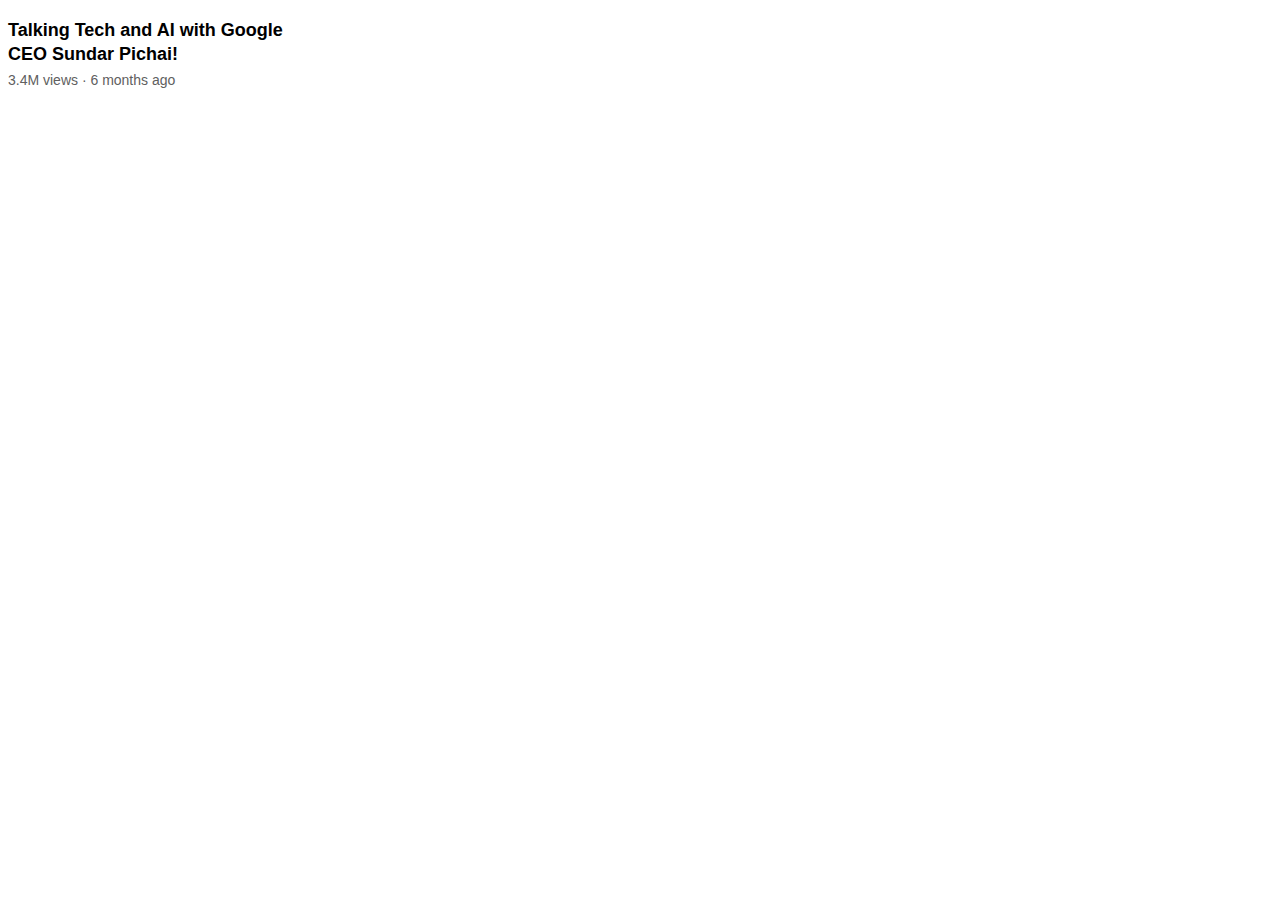
<file: text.html>
<!DOCTYPE html>
<html lang="en">
<head>
    <meta charset="UTF-8">
    <title>text</title>
  <style>
    .video-title{
      font-size: 18px;
      font-family: Arial;
      font-weight: bold;
        width: 300px;
        line-height: 24px;
        margin-bottom: 6px;
    }
    .video-stat{
        font-family: Arial;
        font-size: 14px;
        color: rgb(96,96, 96);
        margin-top:0px;
    }
  </style>
</head>
<body>
<p class="video-title">
Talking Tech and AI with Google CEO Sundar Pichai!
</p>
<p class="video-stat">
    3.4M views &#183; 6 months ago
</p>
</body>
</html>
</file>
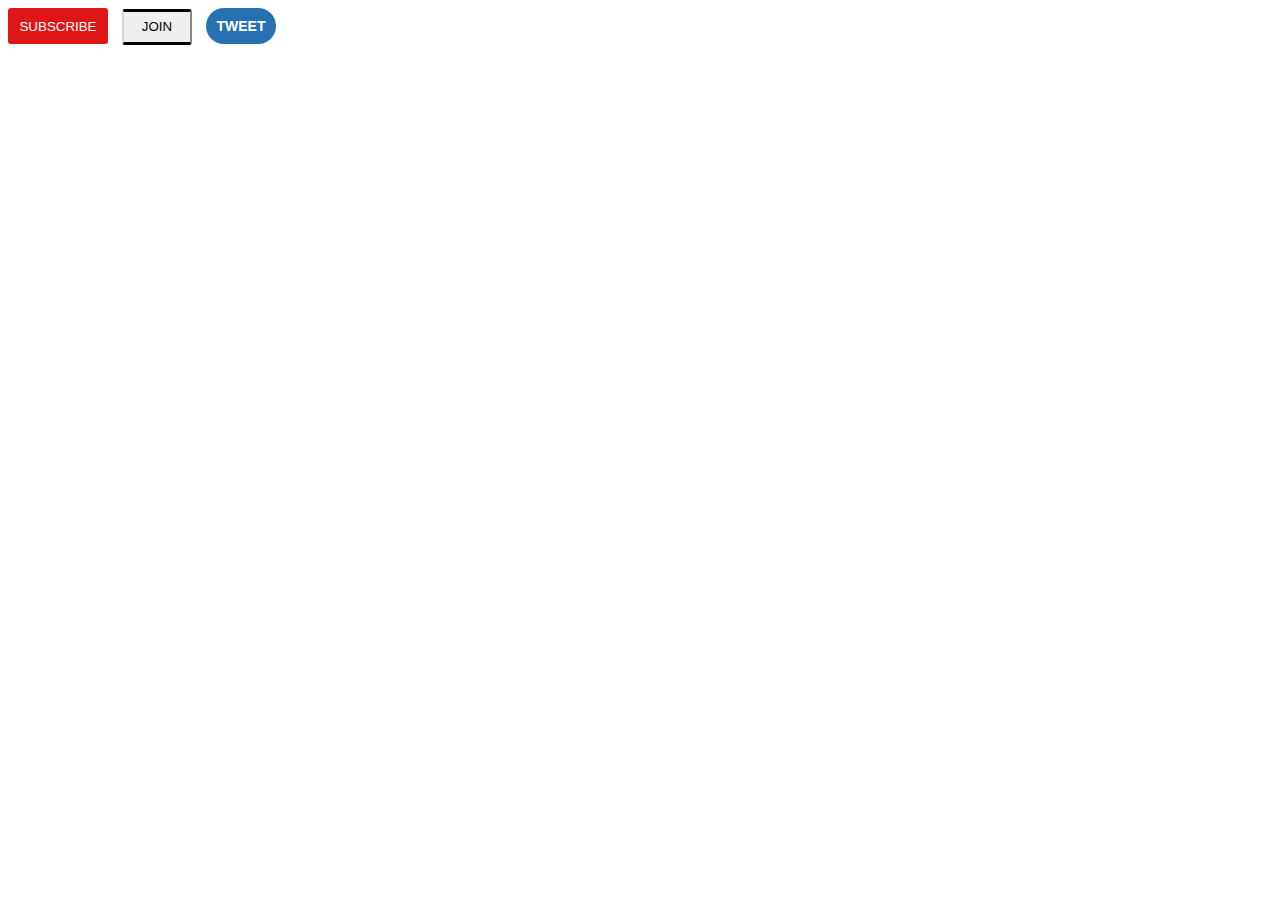
<file: website.html>
<!DOCTYPE html>
<html lang="en">
<head>
    <meta charset="UTF-8">
    <title>websites</title>
    <link rel="stylesheet" href="style.css">
</head>
<body>
<button class="sub-button">SUBSCRIBE</button>
<button class="join-button">JOIN</button>
<button class="tweet-button">TWEET</button>


</body>
</html>
</file>
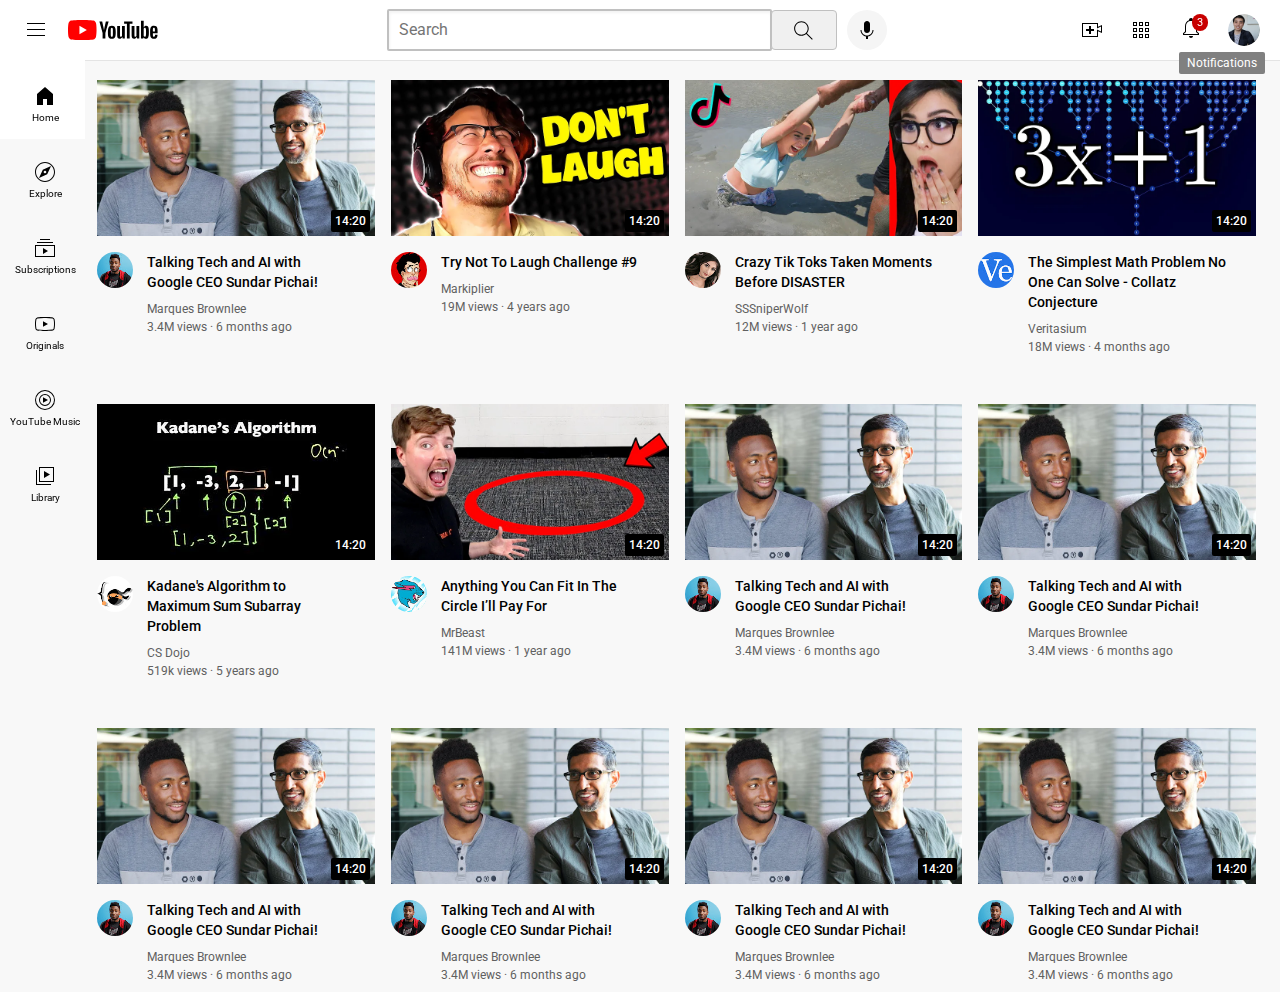
<file: youtu/youtube.html>
<!DOCTYPE html>
<html lang="en">
<head>
    <meta charset="UTF-8">
    <title>YouTube.com clone</title>
    <link rel="preconnect" href="https://fonts.googleapis.com">
<link rel="preconnect" href="https://fonts.gstatic.com" crossorigin>
<link href="https://fonts.googleapis.com/css2?family=Roboto:ital,wght@0,100..900;1,100..900&display=swap" rel="stylesheet">
    <link rel="preconnect" href="https://fonts.googleapis.com">
<link rel="preconnect" href="https://fonts.gstatic.com" crossorigin>
<link href="https://fonts.googleapis.com/css2?family=Roboto:ital,wght@0,100..900;1,100..900&display=swap" rel="stylesheet">
    <link rel="stylesheet" href="style/header.css">
    <link rel="stylesheet" href="style/video.css">
    <link rel="stylesheet" href="style/general.css">
    <link rel="stylesheet" href="style/sidebar.css">
</head>
<body>
<div class="header">
    <div class="left-section">
        <img class="humberger-menu" src="images/icons/hamburger-menu.svg" alt="">
        <img class="youtube-logo" src="images/icons/youtube-logo.svg" alt="">

    </div>
    <div class="middle-section">
         <input class="search-bar" type="text" placeholder="Search">
  <button class="search-button">
        <img class="search-icon" src="images/icons/search.svg" alt="">
      <div class="tooltip">Search</div>
    </button>
    <button class="voice-search-button">
        <img class="voice-search-icon" src="images/icons/voice-search-icon.svg" alt="">
        <div class="tooltip">Search with voice</div>
    </button>
    </div>

    <div class="right-section">
      <div class="upload-container">
          <img class="uploads-icon" src="images/icons/upload.svg" alt="">
        <div class="tooltip">Create</div>
      </div>
        <div class="youtube-app-container">
            <img class="youtube-apps-icon" src="images/icons/youtube-apps.svg" alt="">
        <div class="tooltip">YouTube Apps</div>
        </div>
        <div class="notification-container">
            <div class="notification-icon-container">
             <img class="notifications-icon" src="images/icons/notifications.svg" alt="">
            <div class="tooltip">Notifications</div>
            <div class="notifications-count">3</div>
        </div>
        </div>


        <div class="current-user">
            <img class="current-user" src="images/icons/my-channel.jpeg" alt="no image">
        </div>






    </div>

</div>
<div class="sidebar">
    <div class="sidebar-link">
           <img  src="images/sidebar/home.svg" alt="">
        <div>
            Home
        </div>

    </div>
    <div class="sidebar-link">
        <img  src="images/sidebar/explore.svg" alt="">
         <div>
            Explore
        </div>

    </div>
    <div class="sidebar-link">
        <img src="images/sidebar/subscriptions.svg" alt="">
          <div>
            Subscriptions
        </div>


    </div>
    <div class="sidebar-link">
          <img src="images/sidebar/originals.svg" alt="">
           <div>
            Originals
        </div>

    </div>
    <div class="sidebar-link">
        <img src="images/sidebar/youtube-music.svg" alt="">
           <div>
            YouTube Music
        </div>

    </div>
    <div class="sidebar-link">
          <img src="images/sidebar/library.svg" alt="">
        <div>
           Library
        </div>


    </div>









</div>

<div class="video-grid">
    <div class="video-preview">
    <div class="thumbnail-row">
        <img class="thumbnail" src="images/thumbnail-1.webp" alt="this is an image">
        <div class="video-time"> 14:20</div>


    </div>
    <div class="video-info-grid" >
        <div class="channel-picture">
                <img class="profile-picture"   src="images/channel-pictures/channel-1.jpeg" alt="profile picture">
        </div>
        <div class="video-info">
            <p class="video-title">
                  Talking Tech and AI with Google CEO Sundar Pichai!</p>
<p class="video-author">Marques Brownlee</p>
<p class="video-stat">3.4M views &#183; 6 months ago</p>

        </div>


    </div>


    </div>

<div class="video-preview">
    <div class="thumbnail-row">
   <img class="thumbnail" src="images/thumbnail-2.webp" alt="this is an image">
        <div class="video-time"> 14:20</div>
         </div>



    <div class="video-info-grid">
        <div class="channel-picture">
             <img class="profile-picture"   src="images/channel-pictures/channel-2.jpeg" alt="profile picture">
        </div>
        <div class="video-info">
            <p class="video-title">
                Try Not To Laugh Challenge #9</p>
<p class="video-author">Markiplier</p>
<p class="video-stat">19M views &#183; 4 years ago</p>

        </div>


    </div>


    </div>

<div class="video-preview">
    <div class="thumbnail-row">

        <img class="thumbnail" src="images/thumbnail-3.webp" alt="this is an image">
        <div class="video-time"> 14:20</div>
<p class="video-title">


    </div>
    <div class="video-info-grid" >
        <div class="channel-picture">
                <img class="profile-picture"   src="images/channel-pictures/channel-3.jpeg" alt="profile picture">
        </div>
        <div class="video-info">
            <p class="video-title">

Crazy Tik Toks Taken Moments Before DISASTER



  </p>
<p class="video-author">SSSniperWolf</p>
<p class="video-stat">12M views &#183; 1 year ago</p>

        </div>


    </div>


    </div>

<div class="video-preview">
    <div class="thumbnail-row">
   <img class="thumbnail" src="images/thumbnail-4.webp" alt="this is an image">
        <div class="video-time"> 14:20</div>
         </div>



    <div class="video-info-grid">
        <div class="channel-picture">
             <img class="profile-picture"   src="images/channel-pictures/channel-4.jpeg" alt="profile picture">
        </div>
        <div class="video-info">
            <p class="video-title">
              The Simplest Math Problem No One Can Solve - Collatz Conjecture</p>
<p class="video-author">Veritasium</p>
<p class="video-stat">18M views &#183; 4 months ago</p>

        </div>


    </div>


    </div>

<div class="video-preview">
    <div class="thumbnail-row">
        <img class="thumbnail" src="images/thumbnail-5.webp" alt="this is an image">
        <div class="video-time"> 14:20</div>
<p class="video-title">

    </div>
    <div class="video-info-grid" >
        <div class="channel-picture">
                <img class="profile-picture"   src="images/channel-pictures/channel-5.jpeg" alt="profile picture">
        </div>
        <div class="video-info">
            <p class="video-title">


Kadane's Algorithm to Maximum Sum Subarray Problem



 </p>
<p class="video-author">CS Dojo</p>
<p class="video-stat">519k views &#183; 5 years ago</p>

        </div>


    </div>


    </div>
<div class="video-preview">
    <div class="thumbnail-row">
   <img class="thumbnail" src="images/thumbnail-6.webp" alt="this is an image">
        <div class="video-time"> 14:20</div>
         </div>



    <div class="video-info-grid">
        <div class="channel-picture">
             <img class="profile-picture"   src="images/channel-pictures/channel-6.jpeg" alt="profile picture">
        </div>
        <div class="video-info">
            <p class="video-title">

Anything You Can Fit In The Circle I’ll Pay For



 </p>
<p class="video-author">MrBeast</p>
<p class="video-stat">141M views  &#183; 1 year ago</p>

        </div>


    </div>


    </div>
       <div class="video-preview">
    <div class="thumbnail-row">
        <img class="thumbnail" src="images/thumbnail-1.webp" alt="this is an image">
        <div class="video-time"> 14:20</div>


    </div>
    <div class="video-info-grid" >
        <div class="channel-picture">
                <img class="profile-picture"   src="images/channel-pictures/channel-1.jpeg" alt="profile picture">
        </div>
        <div class="video-info">
            <p class="video-title">
                  Talking Tech and AI with Google CEO Sundar Pichai!</p>
<p class="video-author">Marques Brownlee</p>
<p class="video-stat">3.4M views &#183; 6 months ago</p>

        </div>


    </div>


    </div>
       <div class="video-preview">
    <div class="thumbnail-row">
        <img class="thumbnail" src="images/thumbnail-1.webp" alt="this is an image">
        <div class="video-time"> 14:20</div>


    </div>
    <div class="video-info-grid" >
        <div class="channel-picture">
                <img class="profile-picture"   src="images/channel-pictures/channel-1.jpeg" alt="profile picture">
        </div>
        <div class="video-info">
            <p class="video-title">
                  Talking Tech and AI with Google CEO Sundar Pichai!</p>
<p class="video-author">Marques Brownlee</p>
<p class="video-stat">3.4M views &#183; 6 months ago</p>

        </div>


    </div>


    </div>
       <div class="video-preview">
    <div class="thumbnail-row">
        <img class="thumbnail" src="images/thumbnail-1.webp" alt="this is an image">
        <div class="video-time"> 14:20</div>


    </div>
    <div class="video-info-grid" >
        <div class="channel-picture">
                <img class="profile-picture"   src="images/channel-pictures/channel-1.jpeg" alt="profile picture">
        </div>
        <div class="video-info">
            <p class="video-title">
                  Talking Tech and AI with Google CEO Sundar Pichai!</p>
<p class="video-author">Marques Brownlee</p>
<p class="video-stat">3.4M views &#183; 6 months ago</p>

        </div>


    </div>


    </div>
       <div class="video-preview">
    <div class="thumbnail-row">
        <img class="thumbnail" src="images/thumbnail-1.webp" alt="this is an image">
        <div class="video-time"> 14:20</div>


    </div>
    <div class="video-info-grid" >
        <div class="channel-picture">
                <img class="profile-picture"   src="images/channel-pictures/channel-1.jpeg" alt="profile picture">
        </div>
        <div class="video-info">
            <p class="video-title">
                  Talking Tech and AI with Google CEO Sundar Pichai!</p>
<p class="video-author">Marques Brownlee</p>
<p class="video-stat">3.4M views &#183; 6 months ago</p>

        </div>


    </div>


    </div>
       <div class="video-preview">
    <div class="thumbnail-row">
        <img class="thumbnail" src="images/thumbnail-1.webp" alt="this is an image">
        <div class="video-time"> 14:20</div>


    </div>
    <div class="video-info-grid" >
        <div class="channel-picture">
                <img class="profile-picture"   src="images/channel-pictures/channel-1.jpeg" alt="profile picture">
        </div>
        <div class="video-info">
            <p class="video-title">
                  Talking Tech and AI with Google CEO Sundar Pichai!</p>
<p class="video-author">Marques Brownlee</p>
<p class="video-stat">3.4M views &#183; 6 months ago</p>

        </div>


    </div>


    </div>
       <div class="video-preview">
    <div class="thumbnail-row">
        <img class="thumbnail" src="images/thumbnail-1.webp" alt="this is an image">
        <div class="video-time"> 14:20</div>


    </div>
    <div class="video-info-grid" >
        <div class="channel-picture">
                <img class="profile-picture"   src="images/channel-pictures/channel-1.jpeg" alt="profile picture">
        </div>
        <div class="video-info">
            <p class="video-title">
                  Talking Tech and AI with Google CEO Sundar Pichai!</p>
<p class="video-author">Marques Brownlee</p>
<p class="video-stat">3.4M views &#183; 6 months ago</p>

        </div>


    </div>


    </div>


</div>


</body>
</html>
</file>
<file: style.css>
.sub-button{
            background-color: #df1616;
            color:white;
            border: none;
            height:37px;
            border-radius: 3px;
            cursor: pointer;
            margin-right: 10px;
            width: 100px;
            height: 36px;
            vertical-align: top;
            padding: 10px;
        }
        .join-button{
            border-color: #d4d4e8;

            height:37px;
            border-radius: 3px;
            cursor: pointer;
            margin-right: 10px;
            width: 70px;
            border-block: solid;
            height: 36px;
            transition: opacity 0.15s;
            transition: background-color 1s,color 1s;

        }
        .tweet-button{
              background-color: #2771b3;


            height:37px;
            border-radius: 18px;
            cursor: pointer;
            margin-right: 10px;
            width: 70px;
           border: none;
            height: 36px;
            color: white;
            font-size: 14px;
            font-weight: bold;
            transition: box-shadow 0.15s;



        }


        .join-button:hover{
        background-color: #2771b3;
            color: white;
        }
        .join-button:active{
            opacity: .6;
        }
          .sub-button:hover{
          opacity:0.1;
        }
          .sub-button:active{
              opacity: 0.3;
          }
          .tweet-button:hover{
                box-shadow: 5px 5px 10px rgba(0,0,0,0.15);
          }
</file>
<file: youtu/style/header.css>
.header{
    height: 60px;
    display: flex;
    flex-direction: row;
    justify-content: space-between;
    position: fixed;
    top: 0;
    left: 0;
    right: 0;
    background-color: white;
    border-bottom-width: 1px;
    border-bottom-style: solid;
    border-bottom-color: rgb(228,228,228);
    z-index: 100;
}
.left-section{

    display: flex;
    align-items: center;
}
.middle-section{

    flex: 1;
    margin-left: 70px;
    margin-right: 35px;
    max-width: 500px;
    display: flex;
    align-items: center;

}


.right-section{
    /*background-color: lightblue;*/
    width: 180px;
    display: flex;
    justify-content: space-between;
    align-items: center;
    margin-right: 20px;
    flex-shrink: 0;



}
.humberger-menu{
    height: 24px;
    margin-left: 24px;
    margin-right: 20px;
}
.youtube-logo{
    height: 20px;
}
.search-button,
.voice-search-button , .upload-container, .youtube-app-container, .notification-container{
    position: relative;
    display: flex;
    justify-content: center;
    align-items: center;
}
.search-button{
    height: 40px;
    width: 66px;
    background-color: rgb(240,240,240);
    border-width: 1px;
    border-style: solid;
    border-color:  rgb(192, 192, 192);
    margin-left: -1px;
    margin-right: 10px;
    border-radius:4px;

}
.search-button .tooltip,
.voice-search-button .tooltip, .upload-container .tooltip, .youtube-app-container .tooltip,.notification-container .tooltip

{
    position: absolute;
    background-color: gray;
    color: white;
    padding-right: 8px;
    padding-bottom: 4px;
    padding-left: 8px;
    padding-top: 4px;
    border-radius: 2px;
    font-size: 12px;
    bottom: -30px;
    opacity: 0;
    transition: opacity 0.15s;
    pointer-events: none;
    white-space: nowrap;
    font-family: "Roboto", Arial;
}
.search-button:hover .tooltip, .voice-search-button:hover .tooltip , .upload-container:hover .tooltip ,.youtube-app-container:hover .tooltip,
.notification-container .tooltip{
    opacity: 1;
}
.voice-search-button{
    height: 40px;
    width: 40px;
    border-radius: 20px;
    border: none;
      background-color: rgb(245, 245, 245);
}
.search-bar{
    flex: 1;
    height: 36px;
    padding-left: 10px;
    font-size: 16px;
    border-style: solid;
    border-color: rgb(192, 192, 192);
    border-radius: 2px;
    box-shadow: inset 1px 2px 3px rgba(0,0,0,0.05);
    width: 0;
}
.search-bar::placeholder{
    font-family: "Roboto", Arial;
    font-size: 16px;

}
.search-icon{
    height: 25px;

}
.voice-search-icon{
    height: 24px;


}
.uploads-icon{
    height: 24px;


}
.youtube-apps-icon{
     height: 24px;


}
.notifications-icon{
 height: 24px;



}
/*.notification-icon-container{*/
/*    position: relative;*/
/*}*/
.notifications-count{
    position: absolute;
    top: -2px;
    right: -5px;
    background-color: rgb(200,0,0);
    color: white;
    font-family: "Roboto", Arial;
    font-size: 11px;
    padding-left: 5px;
    padding-right: 5px;
    padding-bottom: 2px;
    padding-top: 2px;
    border-radius: 10px;
}
.current-user{
height: 32px;
border-radius: 16px;
}
</file>
<file: youtu/style/video.css>
.thumbnail{
            width: 100%;


            /*object-fit: contain;*/
            /*object-position: left;*/
            /*border-width: 2px;*/
            /*border-style: solid ;*/
        }

        .video-info-grid{
            display: grid;
            grid-template-columns: 50px 1fr ;
            /*background-color: grey;*/
        }
        .video-title{

           margin-top: 0;
            font-size: 14px;
            font-weight: 500;
            line-height: 20px;
            margin-bottom: 10px;
        }
        .video-preview{





        }
        .channel-picture{

            width: 50px;
            vertical-align: top;


        }
        .video-info{

            width: 200px;

        }
        .profile-picture{
            width: 36px;
            border-radius: 50px;

        }
        .thumbnail-row{
            margin-bottom: 12px;
            position: relative;

        }
        .video-author,.video-stat{
            font-size: 12px;
            color:rgb(96,96,96) ;
            margin-bottom: 10px;
        }
        /*.video-stat{*/
        /*    font-size: 12px;*/
        /*    color:rgb(96,96,96) ;*/
        /*    */
        /*}*/
        .video-author{
            margin-bottom: 4px;
        }
        .video-grid{
            display: grid;
            grid-template-columns: 1fr 1fr 1fr;
            column-gap: 16px;
            row-gap: 40px;

        }
        @media (max-width: 750px){
           .video-grid{
               grid-template-columns: 1fr 1fr;
           }
        }

        @media (max-width: 750px) and (min-width:999px ){
                   .video-grid{
               grid-template-columns: 1fr 1fr 1fr 1fr;
           }
        }
               @media (min-width: 1000px)
        {
               .video-grid{
               grid-template-columns: 1fr 1fr 1fr 1fr;
           }
        }
        .video-time{
            font-family: "Roboto", Arial;
            font-size: 12px;
            font-weight: 500;
            background-color: black;
           padding: 4px;
            border-radius: 2px;
            color: white;
            position: absolute;
            bottom: 8px;
            right: 5px;
        }
</file>
<file: youtu/style/general.css>
p{
           font-family: "Roboto",Arial;
            margin-top: 0;
            margin-bottom: 0;
        }
 body{
     margin: 0;
     padding-top: 80px;
   padding-left: 97px;
     padding-right: 24px;
     background-color: rgb(248,248,248);
 }
</file>
<file: youtu/style/sidebar.css>
.sidebar{
    position: fixed;
    width: 80px;
    background-color: white;
    bottom: 0;
    top: 60px;
    padding-left: 5px;
    height: 74px;

    left: 0;
    padding-top: 5px;
      /*padding-right: 80px;*/
    z-index: 200;

}
.sidebar-link {
    display: flex;
    justify-content: center;
    align-items: center;

    height: 76px;
    flex-direction: column;
    cursor: pointer;

}
.sidebar-link:hover{
    background-color: rgb(235,235,235);
}
.sidebar-link img{
    height: 24px;
    margin-bottom: 4px;
}

.sidebar-link div{
    font-family: "Roboto", Arial;
    font-size: 10px;
}
</file>
